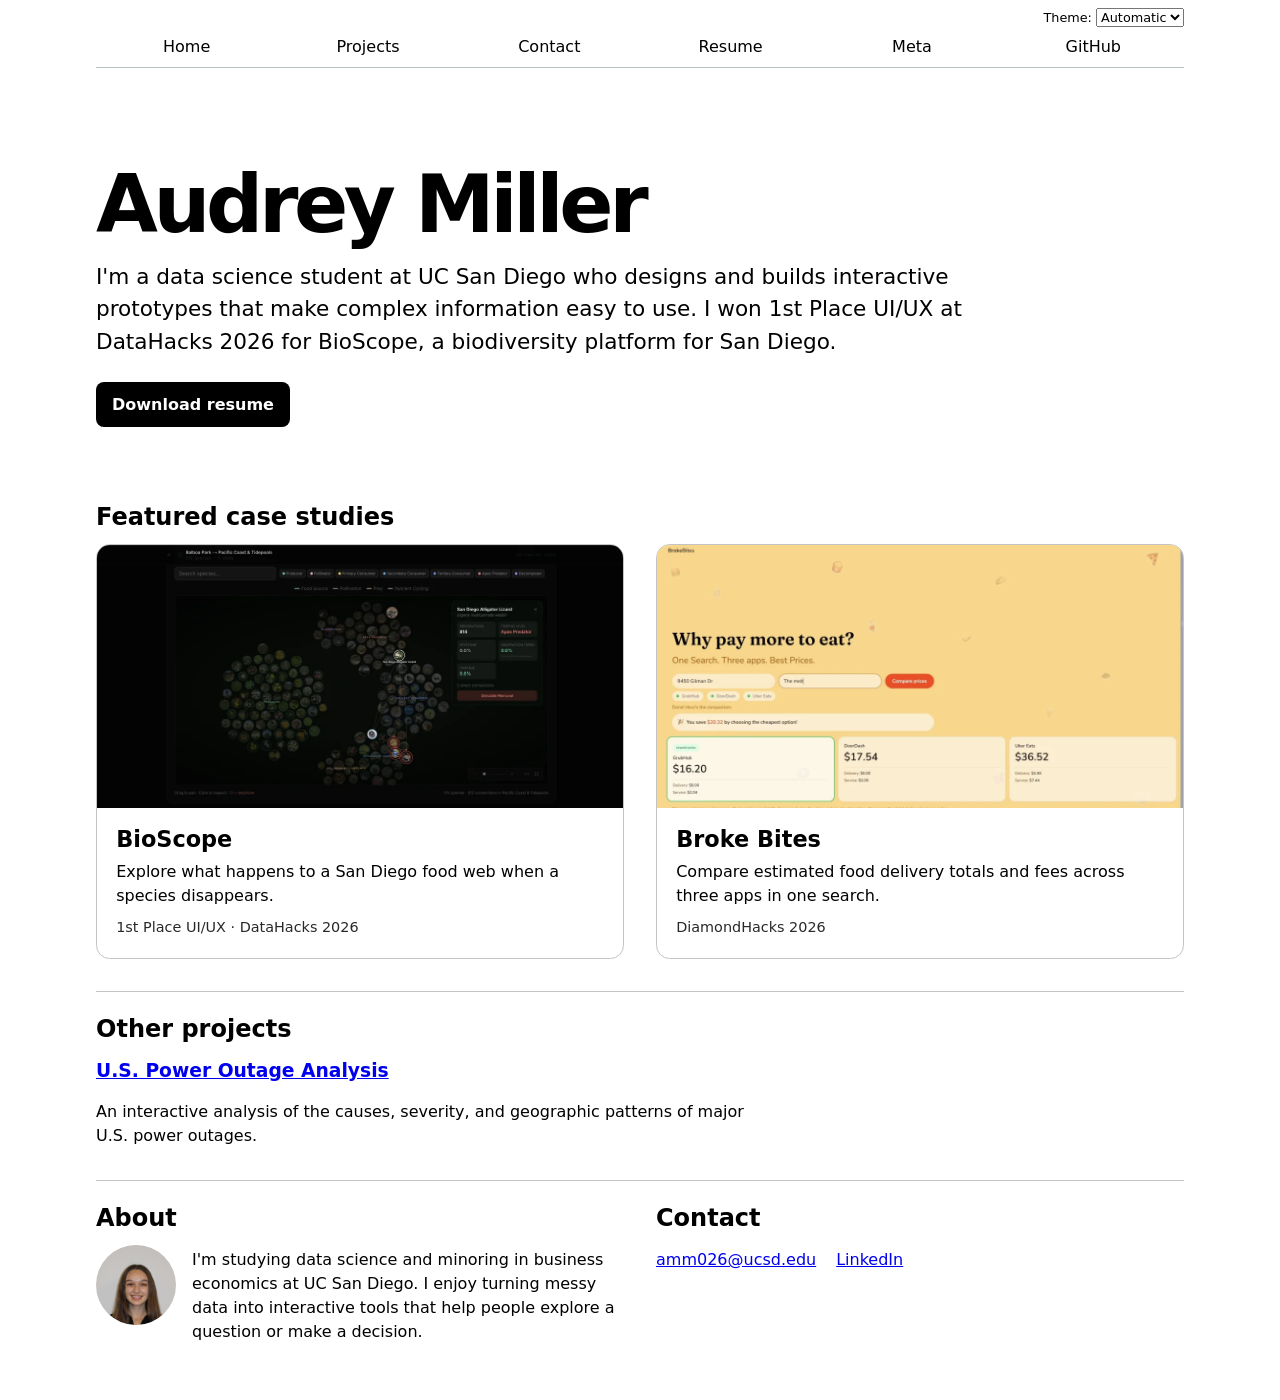
<file: index.html>
<!DOCTYPE html>
<html lang="en">
<head>
    <meta charset="UTF-8">
    <meta name="viewport" content="width=device-width, initial-scale=1.0">
    <title>Audrey Miller | Portfolio</title>
    <link rel="stylesheet" href="style.css">
    <script type="module" src="global.js"></script>
</head>
<body class="portfolio-page">
    <main>
        <header class="portfolio-intro">
            <h1>Audrey Miller</h1>
            <p>I'm a data science student at UC San Diego who designs and builds interactive prototypes that make complex information easy to use. I won 1st Place UI/UX at DataHacks 2026 for BioScope, a biodiversity platform for San Diego.</p>
            <a class="resume-button" href="resume/audrey-miller-resume.pdf" download>Download resume</a>
        </header>

        <section aria-labelledby="featured-heading">
            <h2 id="featured-heading">Featured case studies</h2>
            <div class="featured-work">
                <article>
                    <a class="case-card" href="projects/bioscope/">
                        <img src="images/bioscope-preview.webp" width="1100" height="535" alt="BioScope food-web graph with the San Diego alligator lizard selected">
                        <div>
                            <h3>BioScope</h3>
                            <p>Explore what happens to a San Diego food web when a species disappears.</p>
                            <p class="case-context">1st Place UI/UX · DataHacks 2026</p>
                        </div>
                    </a>
                </article>
                <article>
                    <a class="case-card" href="projects/broke-bites/">
                        <img src="images/broke_bites-preview.webp" width="1100" height="568" alt="Broke Bites price comparison highlighting the lowest estimate across three delivery apps">
                        <div>
                            <h3>Broke Bites</h3>
                            <p>Compare estimated food delivery totals and fees across three apps in one search.</p>
                            <p class="case-context">DiamondHacks 2026</p>
                        </div>
                    </a>
                </article>
            </div>
        </section>

        <section aria-labelledby="other-heading">
            <h2 id="other-heading">Other projects</h2>
            <h3><a href="https://audreymiller343.github.io/Power-Outage-Analysis/">U.S. Power Outage Analysis</a></h3>
            <p>An interactive analysis of the causes, severity, and geographic patterns of major U.S. power outages.</p>
        </section>

        <footer class="portfolio-footer">
            <section aria-labelledby="about-heading">
                <h2 id="about-heading">About</h2>
                <img class="about-photo" src="images/me.png" alt="Audrey Miller" loading="lazy">
                <p>I'm studying data science and minoring in business economics at UC San Diego. I enjoy turning messy data into interactive tools that help people explore a question or make a decision.</p>
            </section>
            <section aria-labelledby="contact-heading">
                <h2 id="contact-heading">Contact</h2>
                <ul class="portfolio-links">
                    <li><a href="mailto:amm026@ucsd.edu">amm026@ucsd.edu</a></li>
                    <li><a href="https://www.linkedin.com/in/audrey-miller-409a46386">LinkedIn</a></li>
                </ul>
            </section>
        </footer>
    </main>
</body>
</html>
</file>
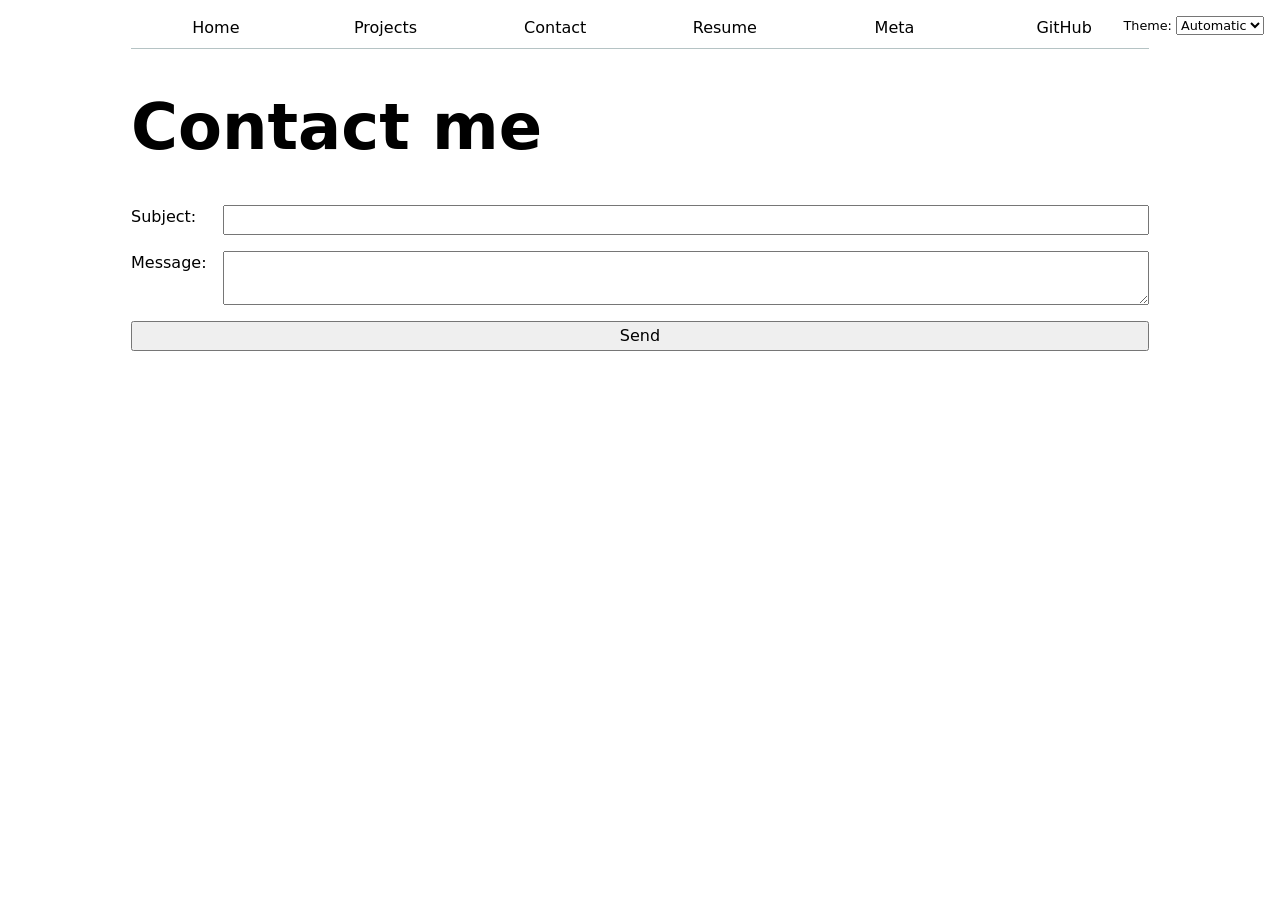
<file: contact/index.html>
<!DOCTYPE html>
<html lang="en">
<head>
    <meta charset="UTF-8">
    <meta name="viewport" content="width=device-width, initial-scale=1.0">
    <title>Contact</title>
    <link rel="stylesheet" href="../style.css">
    <script type="module" src="../global.js"></script>
</head>

<body>


    
    <h1>Contact me</h1>

    <form action="mailto:amm026@ucsd.edu" method="GET">
    <label>
        Subject:
        <input name="subject" type="text" required>
    </label>

    <label>
        Message:
        <textarea name="body" required></textarea>
    </label>

    <button type="submit">Send</button>
    </form>

</body>
</html>
</file>
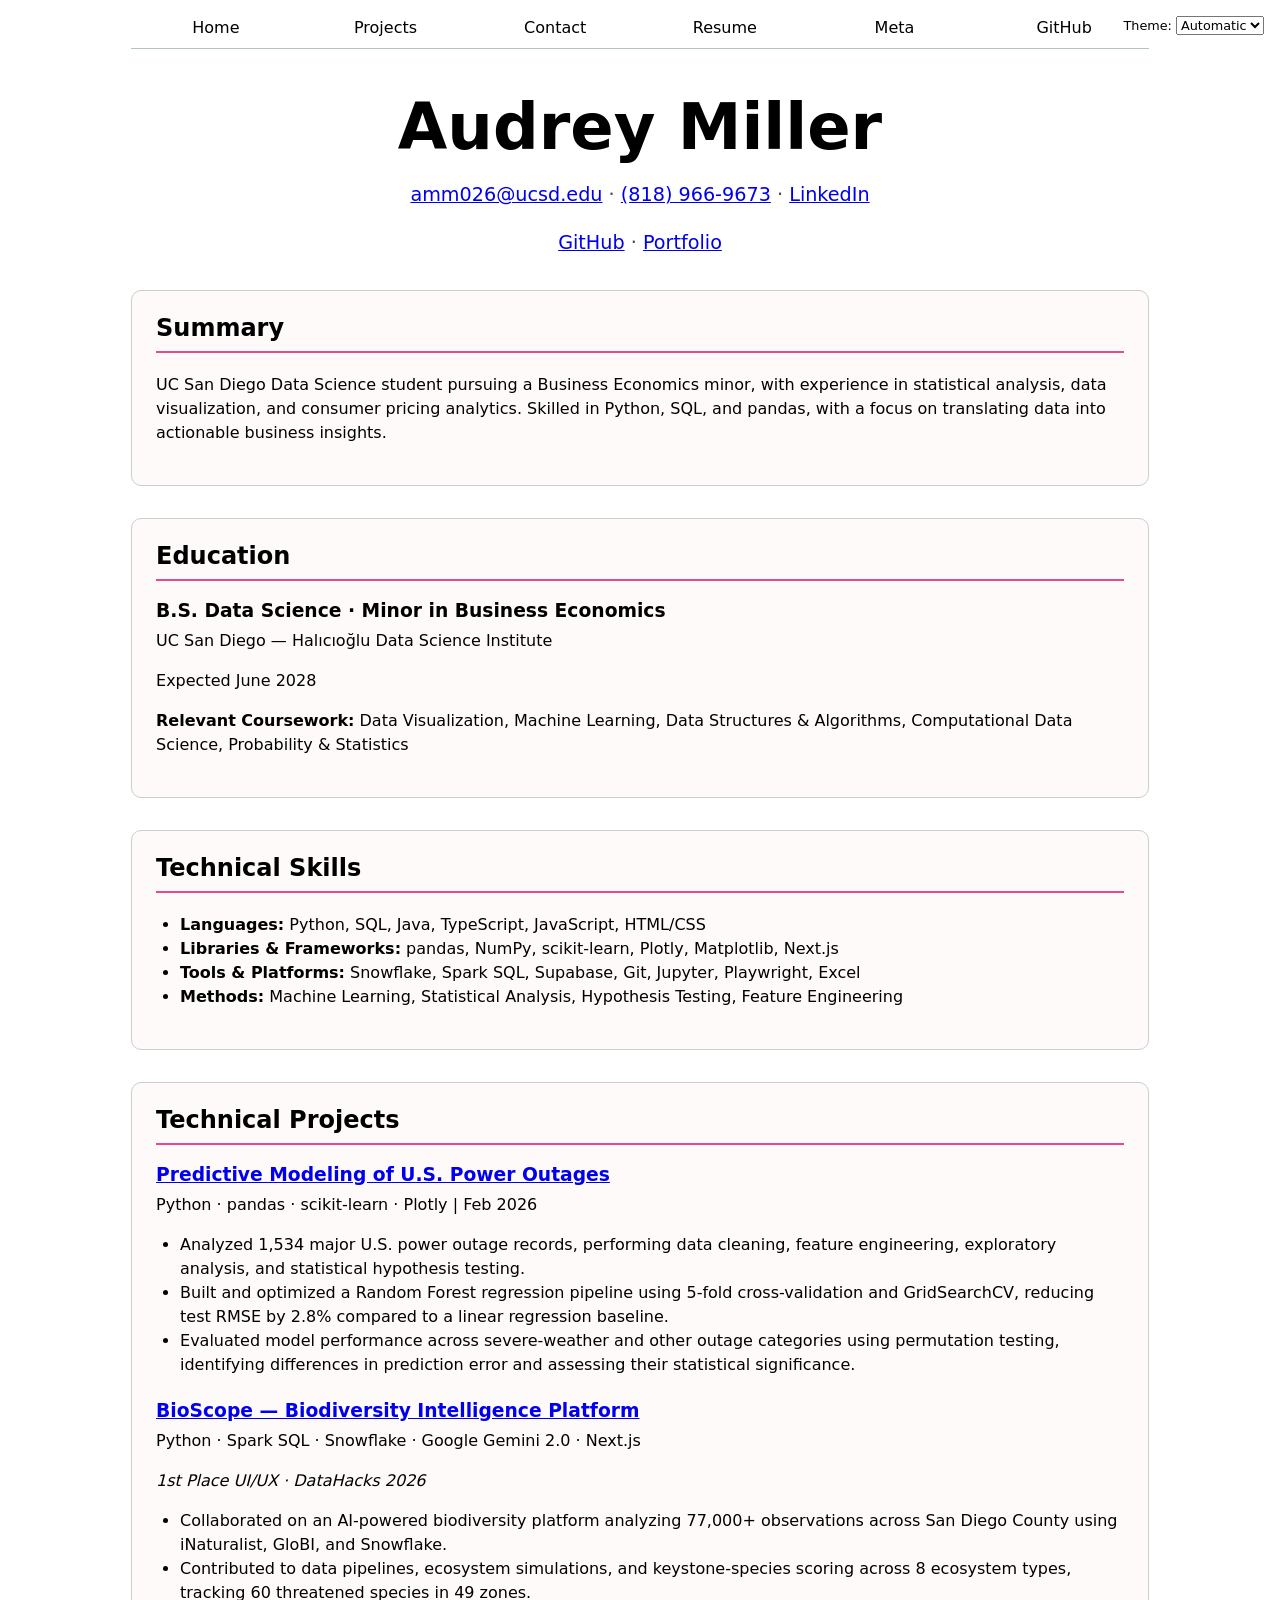
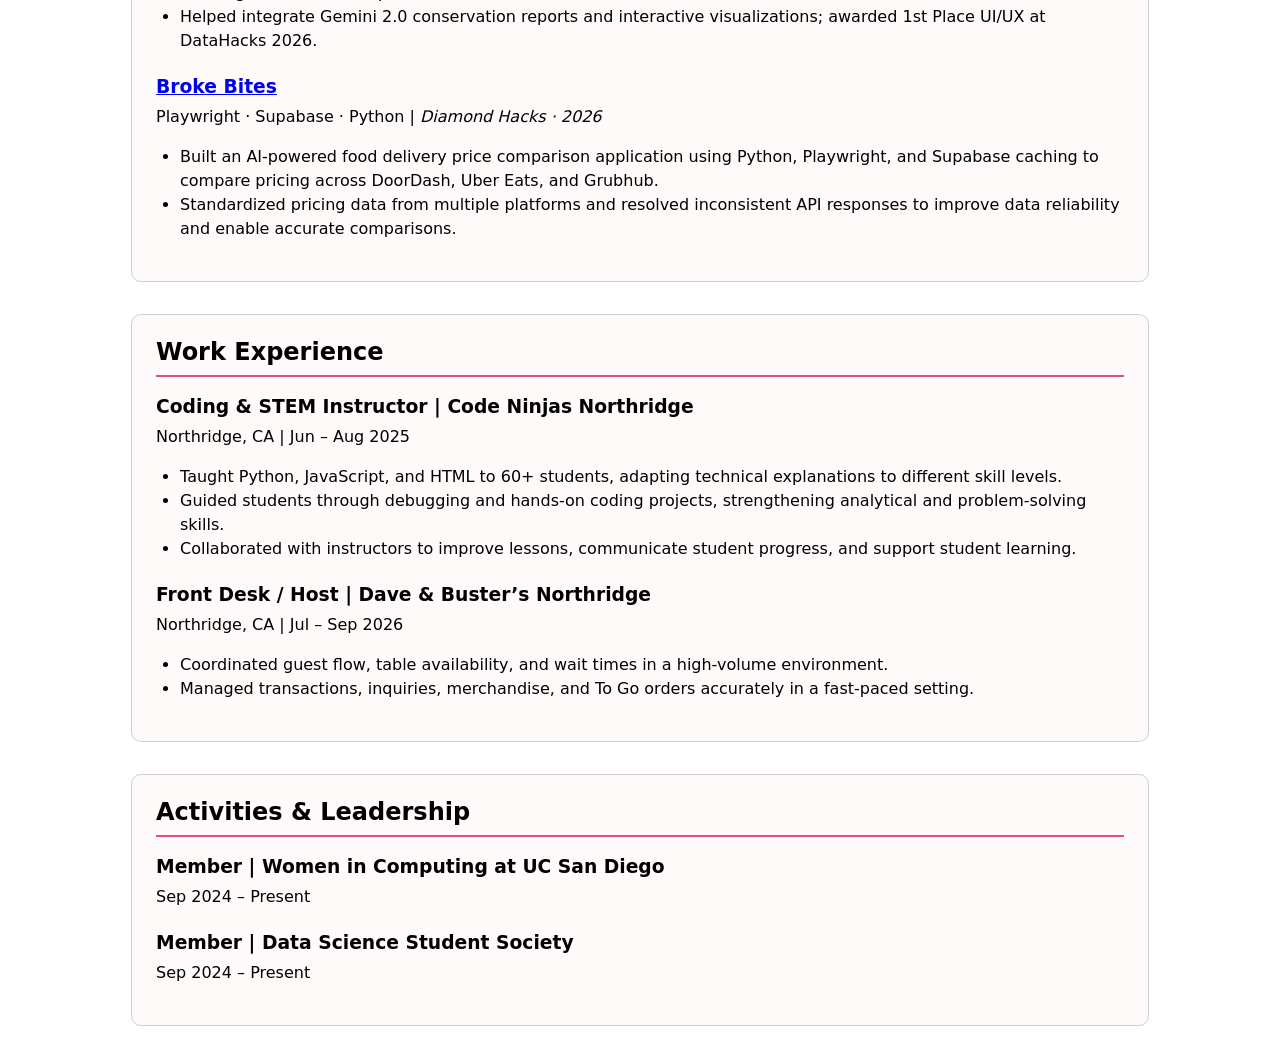
<file: resume/index.html>
<!DOCTYPE html>
<html lang="en">
<head>
    <meta charset="UTF-8">
    <meta name="viewport" content="width=device-width, initial-scale=1.0">
    <title>Resume - Audrey Miller</title>
    <link rel="stylesheet" href="../style.css">
    <script type="module" src="../global.js"></script>
</head>
<body>
    <header class="resume-header">
        <h1>Audrey Miller</h1>
        <p>
            <a href="mailto:amm026@ucsd.edu">amm026@ucsd.edu</a> ·
            <a href="tel:+18189669673">(818) 966-9673</a> ·
            <a href="https://www.linkedin.com/in/audrey-miller-409a46386">LinkedIn</a>
        </p>
        <p>
            <a href="https://github.com/audreymiller343">GitHub</a> ·
            <a href="https://audreymiller343.github.io/portfolio/">Portfolio</a>
        </p>
    </header>

    <section class="resume-section">
        <h2>Summary</h2>
        <p>UC San Diego Data Science student pursuing a Business Economics minor, with experience in statistical analysis, data visualization, and consumer pricing analytics. Skilled in Python, SQL, and pandas, with a focus on translating data into actionable business insights.</p>
    </section>

    <section class="resume-section">
        <h2>Education</h2>
        <article>
            <h3>B.S. Data Science · Minor in Business Economics</h3>
            <p>UC San Diego — Halıcıoğlu Data Science Institute</p>
            <p>Expected <time datetime="2028-06">June 2028</time></p>
            <p><strong>Relevant Coursework:</strong> Data Visualization, Machine Learning, Data Structures &amp; Algorithms, Computational Data Science, Probability &amp; Statistics</p>
        </article>
    </section>

    <section class="resume-section">
        <h2>Technical Skills</h2>
        <ul>
            <li><strong>Languages:</strong> Python, SQL, Java, TypeScript, JavaScript, HTML/CSS</li>
            <li><strong>Libraries &amp; Frameworks:</strong> pandas, NumPy, scikit-learn, Plotly, Matplotlib, Next.js</li>
            <li><strong>Tools &amp; Platforms:</strong> Snowflake, Spark SQL, Supabase, Git, Jupyter, Playwright, Excel</li>
            <li><strong>Methods:</strong> Machine Learning, Statistical Analysis, Hypothesis Testing, Feature Engineering</li>
        </ul>
    </section>

    <section class="resume-section">
        <h2>Technical Projects</h2>
        <article>
            <h3><a href="https://audreymiller343.github.io/Power-Outage-Analysis/">Predictive Modeling of U.S. Power Outages</a></h3>
            <p>Python · pandas · scikit-learn · Plotly | <time datetime="2026-02">Feb 2026</time></p>
            <ul>
                <li>Analyzed 1,534 major U.S. power outage records, performing data cleaning, feature engineering, exploratory analysis, and statistical hypothesis testing.</li>
                <li>Built and optimized a Random Forest regression pipeline using 5-fold cross-validation and GridSearchCV, reducing test RMSE by 2.8% compared to a linear regression baseline.</li>
                <li>Evaluated model performance across severe-weather and other outage categories using permutation testing, identifying differences in prediction error and assessing their statistical significance.</li>
            </ul>
        </article>
        <article>
            <h3><a href="https://devpost.com/software/bioscope">BioScope — Biodiversity Intelligence Platform</a></h3>
            <p>Python · Spark SQL · Snowflake · Google Gemini 2.0 · Next.js</p>
            <p><em>1st Place UI/UX · DataHacks 2026</em></p>
            <ul>
                <li>Collaborated on an AI-powered biodiversity platform analyzing 77,000+ observations across San Diego County using iNaturalist, GloBI, and Snowflake.</li>
                <li>Contributed to data pipelines, ecosystem simulations, and keystone-species scoring across 8 ecosystem types, tracking 60 threatened species in 49 zones.</li>
                <li>Helped integrate Gemini 2.0 conservation reports and interactive visualizations; awarded 1st Place UI/UX at DataHacks 2026.</li>
            </ul>
        </article>
        <article>
            <h3><a href="https://devpost.com/software/broke-bites">Broke Bites</a></h3>
            <p>Playwright · Supabase · Python | <em>Diamond Hacks · 2026</em></p>
            <ul>
                <li>Built an AI-powered food delivery price comparison application using Python, Playwright, and Supabase caching to compare pricing across DoorDash, Uber Eats, and Grubhub.</li>
                <li>Standardized pricing data from multiple platforms and resolved inconsistent API responses to improve data reliability and enable accurate comparisons.</li>
            </ul>
        </article>
    </section>

    <section class="resume-section">
        <h2>Work Experience</h2>
        <article>
            <h3>Coding &amp; STEM Instructor | Code Ninjas Northridge</h3>
            <p>Northridge, CA | <time datetime="2025-06">Jun</time> – <time datetime="2025-08">Aug 2025</time></p>
            <ul>
                <li>Taught Python, JavaScript, and HTML to 60+ students, adapting technical explanations to different skill levels.</li>
                <li>Guided students through debugging and hands-on coding projects, strengthening analytical and problem-solving skills.</li>
                <li>Collaborated with instructors to improve lessons, communicate student progress, and support student learning.</li>
            </ul>
        </article>
        <article>
            <h3>Front Desk / Host | Dave &amp; Buster’s Northridge</h3>
            <p>Northridge, CA | <time datetime="2026-07">Jul</time> – <time datetime="2026-09">Sep 2026</time></p>
            <ul>
                <li>Coordinated guest flow, table availability, and wait times in a high-volume environment.</li>
                <li>Managed transactions, inquiries, merchandise, and To Go orders accurately in a fast-paced setting.</li>
            </ul>
        </article>
    </section>

    <section class="resume-section">
        <h2>Activities &amp; Leadership</h2>
        <article>
            <h3>Member | Women in Computing at UC San Diego</h3>
            <p><time datetime="2024-09">Sep 2024</time> – Present</p>
        </article>
        <article>
            <h3>Member | Data Science Student Society</h3>
            <p><time datetime="2024-09">Sep 2024</time> – Present</p>
        </article>
    </section>
</body>
</html>
</file>
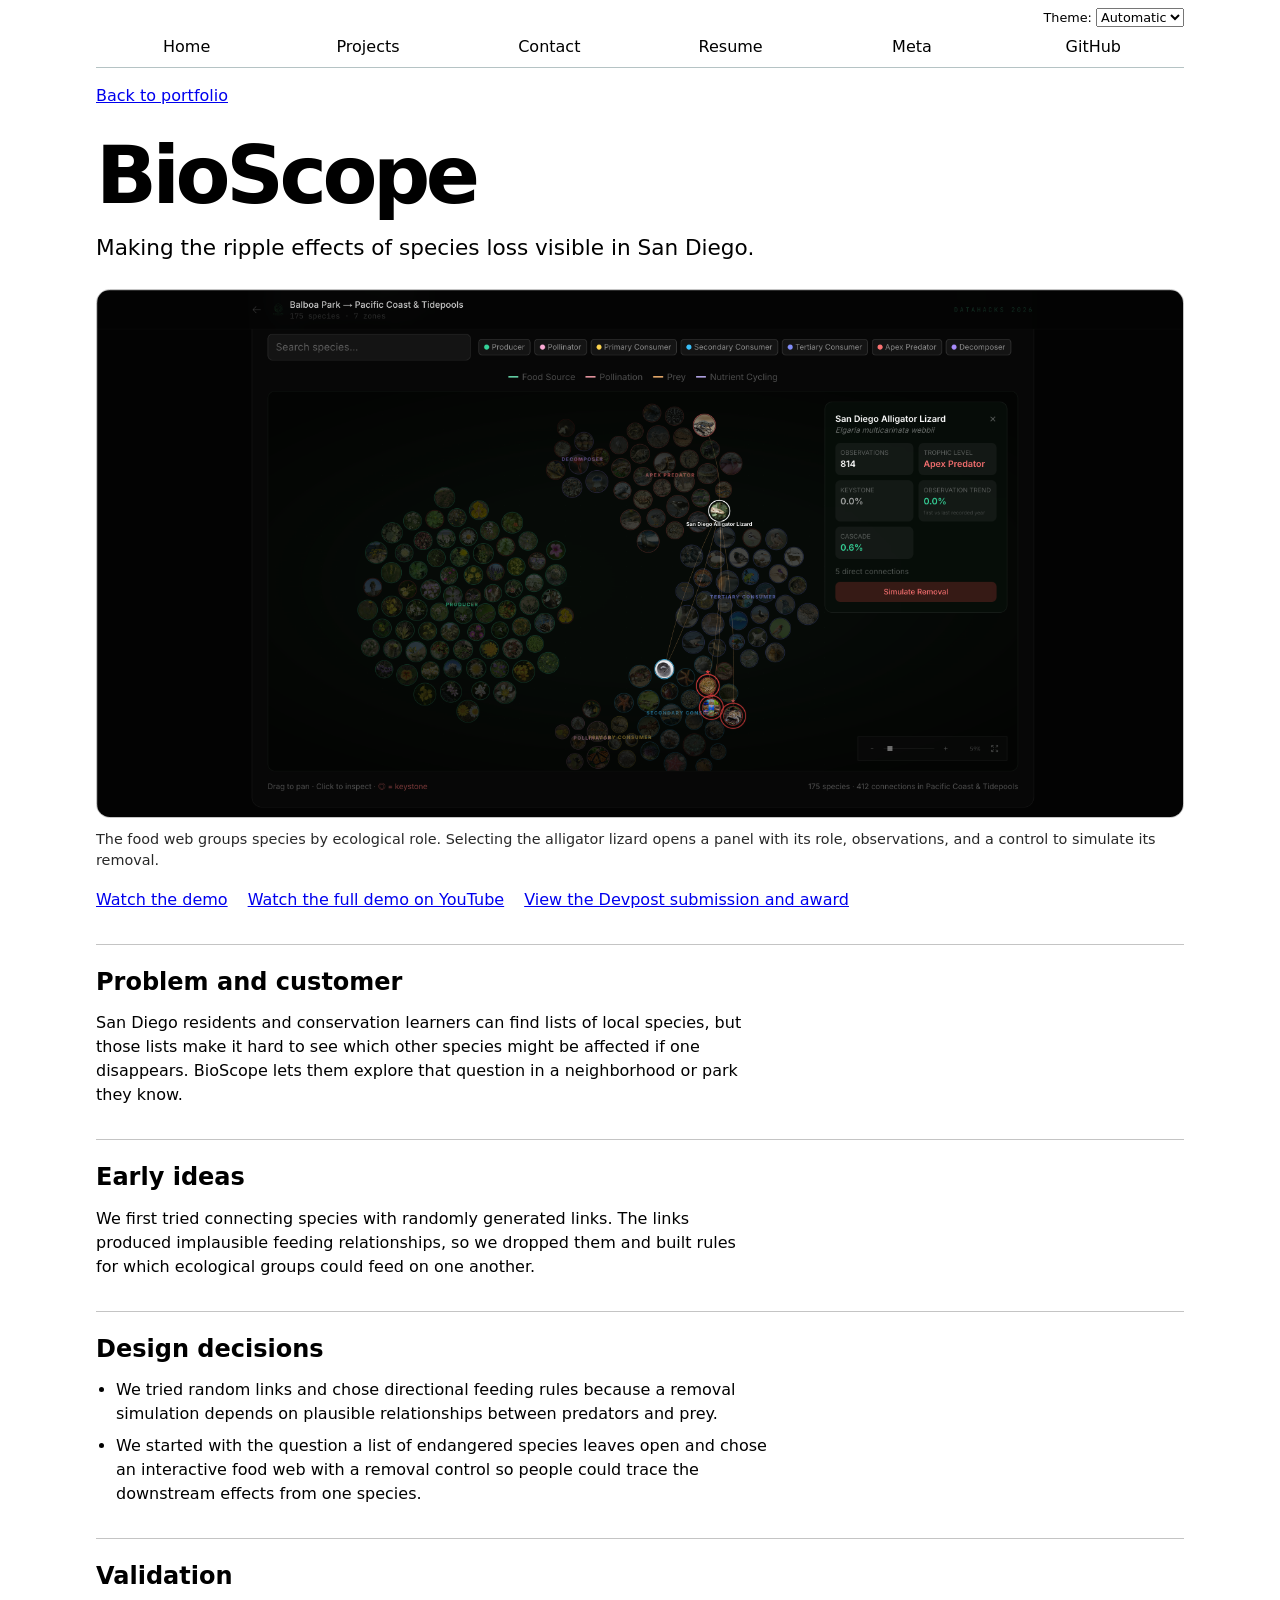
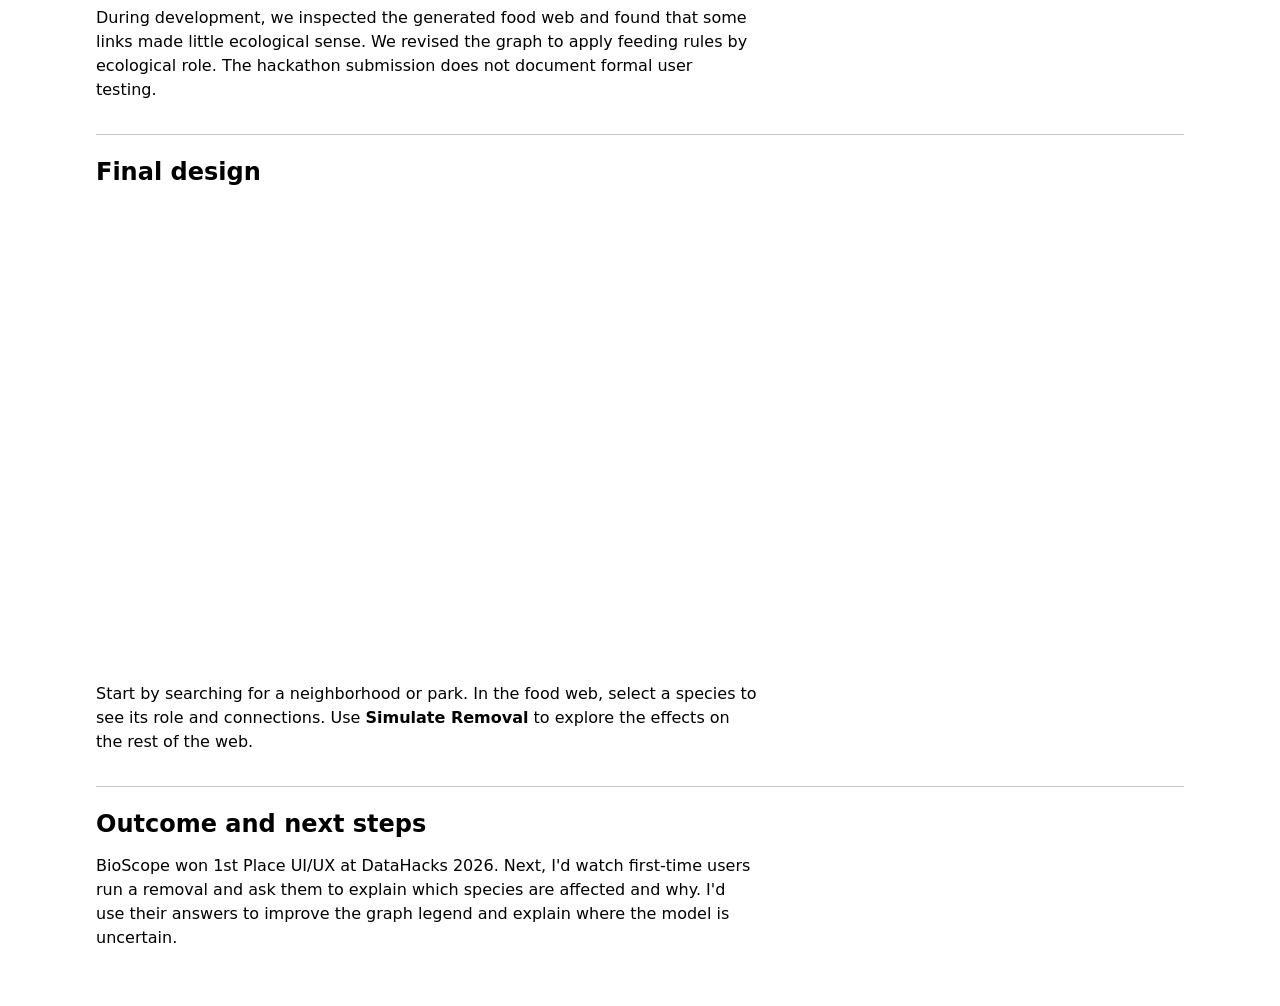
<file: projects/bioscope/index.html>
<!DOCTYPE html>
<html lang="en">
<head>
    <meta charset="UTF-8">
    <meta name="viewport" content="width=device-width, initial-scale=1.0">
    <title>BioScope | Audrey Miller</title>
    <link rel="stylesheet" href="../../style.css">
    <script type="module" src="../../global.js"></script>
</head>
<body class="portfolio-page">
    <main class="case-study">
        <a href="../../">Back to portfolio</a>
        <header>
            <h1>BioScope</h1>
            <p>Making the ripple effects of species loss visible in San Diego.</p>
        </header>
        <figure class="case-figure">
            <img src="../../images/bioscope.png" width="3420" height="1662" alt="BioScope food web with species grouped by ecological role and the San Diego alligator lizard selected">
            <figcaption>The food web groups species by ecological role. Selecting the alligator lizard opens a panel with its role, observations, and a control to simulate its removal.</figcaption>
        </figure>
        <ul class="portfolio-links">
            <li><a href="#demo">Watch the demo</a></li>
            <li><a href="https://www.youtube.com/watch?v=R6QAX09ipwc">Watch the full demo on YouTube</a></li>
            <li><a href="https://devpost.com/software/bioscope">View the Devpost submission and award</a></li>
        </ul>

        <section>
            <h2>Problem and customer</h2>
            <p>San Diego residents and conservation learners can find lists of local species, but those lists make it hard to see which other species might be affected if one disappears. BioScope lets them explore that question in a neighborhood or park they know.</p>
        </section>
        <section>
            <h2>Early ideas</h2>
            <p>We first tried connecting species with randomly generated links. The links produced implausible feeding relationships, so we dropped them and built rules for which ecological groups could feed on one another.</p>
        </section>
        <section>
            <h2>Design decisions</h2>
            <ul>
                <li>We tried random links and chose directional feeding rules because a removal simulation depends on plausible relationships between predators and prey.</li>
                <li>We started with the question a list of endangered species leaves open and chose an interactive food web with a removal control so people could trace the downstream effects from one species.</li>
            </ul>
        </section>
        <section>
            <h2>Validation</h2>
            <p>During development, we inspected the generated food web and found that some links made little ecological sense. We revised the graph to apply feeding rules by ecological role. The hackathon submission does not document formal user testing.</p>
        </section>
        <section>
            <h2>Final design</h2>
            <div id="demo">
                <iframe class="case-demo"
                    src="https://www.youtube.com/embed/R6QAX09ipwc?playsinline=1"
                    title="BioScope project demo"
                    loading="lazy"
                    referrerpolicy="strict-origin-when-cross-origin"
                    allow="encrypted-media; picture-in-picture; fullscreen"
                    allowfullscreen></iframe>
            </div>
            <p>Start by searching for a neighborhood or park. In the food web, select a species to see its role and connections. Use <strong>Simulate Removal</strong> to explore the effects on the rest of the web.</p>
        </section>
        <section>
            <h2>Outcome and next steps</h2>
            <p>BioScope won 1st Place UI/UX at DataHacks 2026. Next, I'd watch first-time users run a removal and ask them to explain which species are affected and why. I'd use their answers to improve the graph legend and explain where the model is uncertain.</p>
        </section>
    </main>
</body>
</html>
</file>
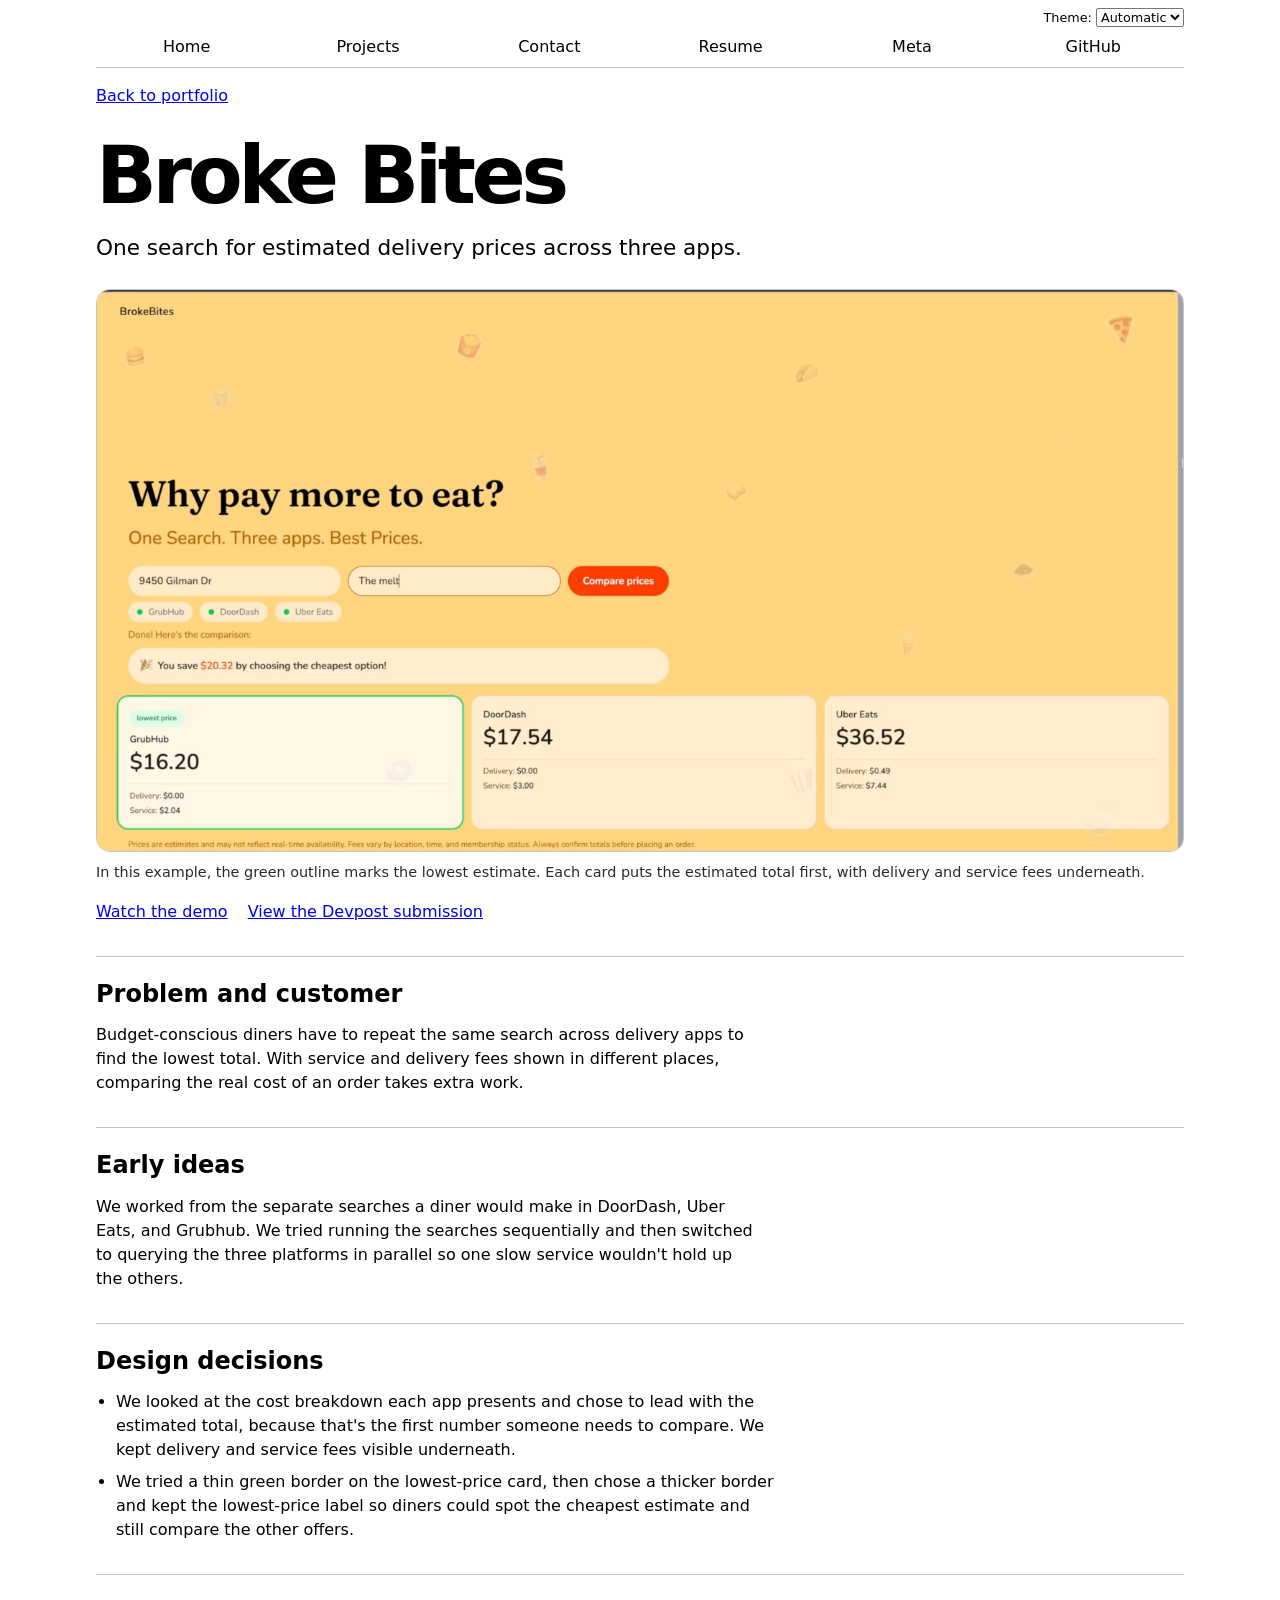
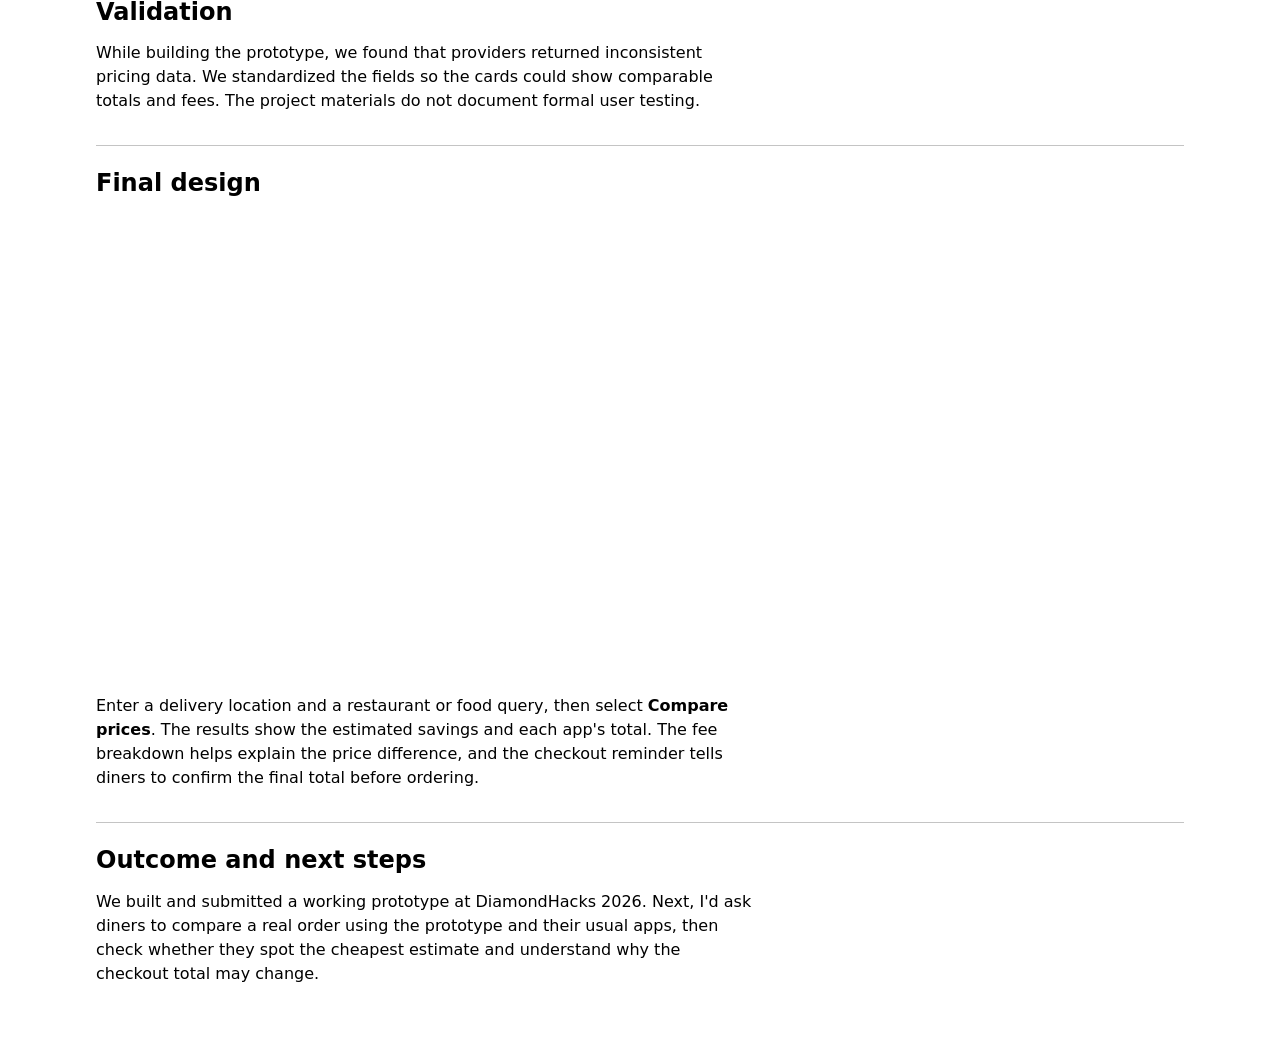
<file: projects/broke-bites/index.html>
<!DOCTYPE html>
<html lang="en">
<head>
    <meta charset="UTF-8">
    <meta name="viewport" content="width=device-width, initial-scale=1.0">
    <title>Broke Bites | Audrey Miller</title>
    <link rel="stylesheet" href="../../style.css">
    <script type="module" src="../../global.js"></script>
</head>
<body class="portfolio-page">
    <main class="case-study">
        <a href="../../">Back to portfolio</a>
        <header>
            <h1>Broke Bites</h1>
            <p>One search for estimated delivery prices across three apps.</p>
        </header>
        <figure class="case-figure">
            <img src="../../images/broke_bites.png" width="3023" height="1562" alt="Broke Bites showing Grubhub at $16.20, DoorDash at $17.54, and Uber Eats at $36.52">
            <figcaption>In this example, the green outline marks the lowest estimate. Each card puts the estimated total first, with delivery and service fees underneath.</figcaption>
        </figure>
        <ul class="portfolio-links">
            <li><a href="#demo">Watch the demo</a></li>
            <li><a href="https://devpost.com/software/broke-bites">View the Devpost submission</a></li>
        </ul>

        <section>
            <h2>Problem and customer</h2>
            <p>Budget-conscious diners have to repeat the same search across delivery apps to find the lowest total. With service and delivery fees shown in different places, comparing the real cost of an order takes extra work.</p>
        </section>
        <section>
            <h2>Early ideas</h2>
            <p>We worked from the separate searches a diner would make in DoorDash, Uber Eats, and Grubhub. We tried running the searches sequentially and then switched to querying the three platforms in parallel so one slow service wouldn't hold up the others.</p>
        </section>
        <section>
            <h2>Design decisions</h2>
            <ul>
                <li>We looked at the cost breakdown each app presents and chose to lead with the estimated total, because that's the first number someone needs to compare. We kept delivery and service fees visible underneath.</li>
                <li>We tried a thin green border on the lowest-price card, then chose a thicker border and kept the lowest-price label so diners could spot the cheapest estimate and still compare the other offers.</li>
            </ul>
        </section>
        <section>
            <h2>Validation</h2>
            <p>While building the prototype, we found that providers returned inconsistent pricing data. We standardized the fields so the cards could show comparable totals and fees. The project materials do not document formal user testing.</p>
        </section>
        <section>
            <h2>Final design</h2>
            <div id="demo">
                <iframe class="case-demo"
                    src="https://www.youtube.com/embed/pJqHhcynBe0?playsinline=1"
                    title="Broke Bites project demo"
                    loading="lazy"
                    referrerpolicy="strict-origin-when-cross-origin"
                    allow="encrypted-media; picture-in-picture; fullscreen"
                    allowfullscreen></iframe>
            </div>
            <p>Enter a delivery location and a restaurant or food query, then select <strong>Compare prices</strong>. The results show the estimated savings and each app's total. The fee breakdown helps explain the price difference, and the checkout reminder tells diners to confirm the final total before ordering.</p>
        </section>
        <section>
            <h2>Outcome and next steps</h2>
            <p>We built and submitted a working prototype at DiamondHacks 2026. Next, I'd ask diners to compare a real order using the prototype and their usual apps, then check whether they spot the cheapest estimate and understand why the checkout total may change.</p>
        </section>
    </main>
</body>
</html>
</file>
<file: style.css>
html {
    font: 100%/1.5 system-ui;
    --color-accent: oklch(65% 50% 0);
    accent-color: var(--color-accent);
    color-scheme: light dark;
}

body {
    max-width: 100ch;
    margin-inline: auto;
    padding-inline: 1em;
}

nav ul,
nav li {
    display: contents;
}

nav {
    --border-color: oklch(50% 10% 200 / 40%);
    display: flex;
    margin-bottom: 1em;
    border-bottom: 1px solid var(--border-color);
}

nav a {
    flex: 1;
    text-decoration: none;
    color: inherit;
    text-align: center;
    padding: 0.5em;
}

nav a.current {
    border-bottom: 0.4em solid var(--border-color);
    padding-bottom: 0.1em;
}

nav a:hover {
    border-bottom: 0.4em solid var(--color-accent);
    padding-bottom: 0.1em;
    background-color: color-mix(in oklch, var(--color-accent), canvas 85%);
}

.color-scheme {
    position: absolute;
    top: 1rem;
    right: 1rem;
    font-size: 80%;
}

.color-scheme select {
    font: inherit;
}

input,
textarea,
button,
select {
    font: inherit;
}

form {
    display: grid;
    grid-template-columns: auto 1fr;
    gap: 1em;
}

form label {
    display: grid;
    grid-template-columns: subgrid;
    grid-column: 1 / -1;
}

form button {
    grid-column: 1 / -1;
}

.projects {
    display: grid;
    grid-template-columns: repeat(auto-fill, minmax(15em, 1fr));
    gap: 1em;
}

.projects article {
    display: grid;
    grid-template-rows: subgrid;
    grid-row: span 3;
}

.projects h2 {
    margin: 0;
}

.projects img {
    width: 100%;
}

h1 {
    font-size: 400%;
}

h1,
h2,
h3,
h4,
h5,
h6 {
    line-height: 1.1;
    text-wrap: balance;
}

.resume-header {
    text-align: center;
    margin-bottom: 2em;
}

.resume-header h1 {
    margin-bottom: 0.2em;
}

.resume-header p {
    color: color-mix(in oklch, canvastext, canvas 40%);
    font-size: 1.2em;
}

.resume-section {
    margin-bottom: 2em;
    padding: 1.5em;
    border: 1px solid color-mix(in oklch, canvastext, canvas 85%);
    border-radius: 10px;
    background-color: color-mix(in oklch, var(--color-accent), canvas 97%);
}

.resume-section h2 {
    border-bottom: 2px solid var(--color-accent);
    padding-bottom: 0.4em;
    margin-top: 0;
}

.resume-section article {
    margin-bottom: 1.5em;
}

.resume-section article:last-child {
    margin-bottom: 0;
}

.resume-section h3 {
    margin-bottom: 0.4em;
}

.resume-section p {
    margin-top: 0.4em;
}

.resume-section ul {
    padding-left: 1.5em;
}

.skills-list {
    display: flex;
    flex-wrap: wrap;
    gap: 0.7em;
    list-style: none;
    padding: 0;
}

.skills-list li {
    background-color: color-mix(in oklch, var(--color-accent), canvas 90%);
    border: 1px solid var(--color-accent);
    border-radius: 20px;
    padding: 0.4em 0.9em;
    margin: 0;
}

.dog-image {
    width: 360px;
    max-width: 100%;
    height: auto;
    border-radius: 10px;
}

#profile-stats dl {
    display: grid;
    grid-template-columns: repeat(4, 1fr);
    gap: 10px;
    text-align: center;
}

#profile-stats dt {
    grid-row: 1;
    font-weight: bold;
}

#profile-stats dd {
    grid-row: 2;
    margin: 0;
    font-size: 1.5rem;
}

.project-info {
    display: flex;
    flex-direction: column;
    gap: 0.5em;
}

.project-info p {
    margin: 0;
}

.project-year {
    color: gray;
    font-family: Baskerville, serif;
    font-variant-numeric: oldstyle-nums;
    font-style: italic;
}

#projects-pie-plot {
    max-width: 20em;
    margin-block: 2em;
    overflow: visible;
}

.legend {
    display: grid;
    grid-template-columns: repeat(auto-fill, minmax(9em, 1fr));
    gap: 1em;
    padding: 1em;
    border: 1px solid #ddd;
    border-radius: 8px;
    list-style: none;
}

.legend-item {
    display: flex;
    align-items: center;
    gap: 0.5em;
    cursor: pointer;
}

.swatch {
    display: inline-block;
    width: 1em;
    height: 1em;
    background-color: var(--color);
    border-radius: 4px;
    flex-shrink: 0;
}

.chart-container {
    display: flex;
    align-items: center;
    gap: 2em;
    flex-wrap: wrap;
}

.chart-container .legend {
    flex: 1;
    min-width: 200px;
}

#projects-pie-plot path {
    transition: opacity 300ms;
    cursor: pointer;
}

#projects-pie-plot:has(path:hover) path:not(:hover) {
    opacity: 0.5;
}

#projects-pie-plot path.selected {
    fill: #e83e8c;
}

.legend-item.selected {
    --color: #e83e8c !important;
    font-weight: bold;
}

#stats {
    margin: 2rem 0 3rem;
}

#stats dl.stats {
    display: grid;
    grid-auto-flow: column;
    grid-template-rows: auto auto;
    grid-auto-columns: minmax(0, 1fr);
    gap: 0.5rem 1.5rem;
    margin: 0;
    padding: 1rem;
    border: 1px solid color-mix(in oklch, CanvasText 20%, Canvas);
    border-radius: 0.5rem;
}

#stats dl.stats dt {
    grid-row: 1;
    color: color-mix(in oklch, canvastext, canvas 45%);
    font-size: 0.8rem;
    font-weight: 400;
    text-transform: uppercase;
    margin: 0;
}

#stats dl.stats dd {
    grid-row: 2;
    font-size: clamp(1.5rem, 3vw, 2.5rem);
    font-weight: 400;
    margin: 0;
    overflow-wrap: anywhere;
}

.gridlines line {
    stroke: currentColor;
    stroke-opacity: 0.12;
}

.gridlines path {
    display: none;
}

.dots circle {
    transition: transform 200ms, cx 200ms, r 200ms;
    transform-origin: center;
    transform-box: fill-box;
    cursor: pointer;

    @starting-style {
        r: 0;
    }
}

.dots circle:hover {
    transform: scale(1.5);
}

dl.info {
    display: grid;
    grid-template-columns: auto 1fr;
    gap: 0.5rem 1rem;
    margin: 0;
    transition-duration: 200ms;
    transition-property: opacity, visibility;
}

dl.info dt {
    color: #64748b;
    font-size: 0.9rem;
    font-weight: 500;
}

dl.info dd {
    margin: 0;
    overflow-wrap: anywhere;
    font-weight: 600;
}

.tooltip {
    position: fixed;
    top: 1em;
    left: 1em;
    z-index: 1000;
    max-width: 320px;
    padding: 1rem 1.25rem;
    background: rgba(255, 255, 255, 0.96);
    color: #1e293b;
    border: 1px solid #e2e8f0;
    border-radius: 12px;
    box-shadow: 0 8px 24px rgba(0, 0, 0, 0.15);
    backdrop-filter: blur(8px);
    pointer-events: none;
}

#commit-tooltip[hidden] {
    display: none;
    opacity: 0;
    visibility: hidden;
}

#commit-tooltip:not([hidden]) {
    display: grid;
    opacity: 1;
    visibility: visible;
}

@media (max-width: 700px) {
    h1 {
        font-size: 300%;
    }

    #stats dl.stats {
        grid-auto-flow: row;
        grid-template-columns: repeat(2, minmax(0, 1fr));
        grid-template-rows: none;
        gap: 0.75rem 1rem;
    }

    #stats dl.stats dt,
    #stats dl.stats dd {
        grid-row: auto;
    }
}

#chart .brush .selection {
    fill: #60a5fa;
    fill-opacity: 0.15;
    stroke: #2563eb;
    stroke-width: 1.5px;
    stroke-dasharray: 5 3;
}

#chart .brush .overlay {
    cursor: crosshair;
}

#language-breakdown {
    display: grid;
    grid-template-columns: minmax(100px, 1fr) 2fr;
    gap: 0.75rem 1.5rem;
    margin: 1.5rem 0;
    padding: 1.5rem;
    border: 1px solid color-mix(in oklch, canvastext, canvas 85%);
    border-radius: 12px;
}

#language-breakdown:empty {
    display: none;
}

#language-breakdown dt {
    font-weight: 600;
    color: color-mix(in oklch, canvastext, canvas 25%);
}

#language-breakdown dd {
    margin: 0;
    font-variant-numeric: tabular-nums;
}

#commit-filter {
    display: grid;
    grid-template-columns: max-content minmax(0, 1fr);
    align-items: center;
    gap: 0.5rem 0.75rem;
    margin-bottom: 1rem;
}

#commit-filter input {
    grid-column: 1 / -1;
    width: 100%;
    min-width: 0;
    margin: 0;
}

#commit-filter time {
    grid-column: 1 / -1;
    font-variant-numeric: tabular-nums;
}

#play-history {
    font: inherit;
    padding: 0.25rem 0.75rem;
    border: 1px solid currentColor;
    border-radius: 0.4rem;
    background: color-mix(in oklch, var(--color-accent) 15%, Canvas);
    cursor: pointer;
}

.files-note {
    color: color-mix(in oklch, CanvasText 75%, Canvas);
}

#files {
    display: grid;
    grid-template-columns: minmax(0, 1fr) minmax(0, 4fr);
    gap: 0.75rem;
}

#files > div {
    grid-column: 1 / -1;
    display: grid;
    grid-template-columns: subgrid;
}

#files dt {
    grid-column: 1;
    overflow-wrap: anywhere;
}

#files small {
    display: block;
    opacity: 0.65;
}

#files dd {
    grid-column: 2;
    display: flex;
    flex-wrap: wrap;
    align-items: start;
    align-content: start;
    gap: 0.15em;
    padding-top: 0.6em;
    margin: 0;
}

.loc {
    width: 0.5em;
    aspect-ratio: 1;
    background: var(--color);
    border-radius: 50%;
}

#scrolly-1 {
    display: grid;
    grid-template-columns: minmax(0, 2fr) minmax(0, 3fr);
    gap: 2rem;
}

#scatter-story .step {
    padding-block: 28vh;
}

#scatter-story .step:first-child {
    padding-top: 10vh;
}

#scatter-story .step p {
    margin: 0 0 0.5rem;
}

#scatter-plot {
    position: sticky;
    top: 0;
    align-self: start;
    min-height: 50vh;
    padding-top: 1rem;
}

#chart .tick text {
    font-size: 17px;
}

#chart .dots circle.current {
    stroke: var(--color-accent);
    stroke-width: 3px;
}

#chart .dots circle.selected {
    fill: #ff6b6b;
    stroke: #c53030;
    stroke-width: 1.5px;
}

#files .loc:not(.current) {
    opacity: 0.55;
}

#files .loc.current {
    outline: 1px solid var(--color);
    outline-offset: 1px;
}

@media (max-width: 700px) {
    .meta-page nav {
        flex-wrap: wrap;
    }

    #scrolly-1 {
        grid-template-columns: minmax(0, 1fr);
    }

    #scatter-plot {
        grid-row: 1;
        z-index: 1;
        min-height: 0;
        background: Canvas;
    }
}

.portfolio-page {
    --portfolio-line: color-mix(in oklch, CanvasText 18%, Canvas);
    --portfolio-muted: color-mix(in oklch, CanvasText 72%, Canvas);
    max-width: 68rem;
    padding-inline: clamp(1rem, 4vw, 2.5rem);
}

.portfolio-page > nav {
    flex-wrap: wrap;
}

.portfolio-page > .color-scheme {
    display: block;
    position: static;
    text-align: right;
}

.portfolio-page h1 {
    margin: 0 0 0.75rem;
    font-size: clamp(2.75rem, 8vw, 5rem);
    letter-spacing: -0.055em;
}

.portfolio-page h2 {
    margin: 0 0 0.85rem;
}

.portfolio-page p {
    max-width: 65ch;
}

.portfolio-intro {
    padding-block: clamp(2.25rem, 6vw, 5rem);
}

.portfolio-intro p,
.case-study header p {
    margin: 0 0 1.5rem;
    font-size: clamp(1.125rem, 2vw, 1.35rem);
}

.resume-button {
    display: inline-block;
    border-radius: 0.5rem;
    padding: 0.65rem 1rem;
    background: CanvasText;
    color: Canvas;
    font-weight: 650;
    text-decoration: none;
}

.resume-button:hover,
.case-card:hover h3 {
    text-decoration: underline;
}

.featured-work,
.portfolio-footer {
    display: grid;
    grid-template-columns: repeat(2, minmax(0, 1fr));
    gap: clamp(1rem, 3vw, 2rem);
}

.case-card {
    display: block;
    height: 100%;
    box-sizing: border-box;
    border: 1px solid var(--portfolio-line);
    border-radius: 0.85rem;
    overflow: hidden;
    color: inherit;
    text-decoration: none;
}

.case-card img,
.case-figure img {
    display: block;
    width: 100%;
    height: auto;
}

.case-card img {
    aspect-ratio: 2 / 1;
    object-fit: cover;
}

.case-card div {
    padding: 1.2rem;
}

.case-card h3 {
    margin: 0;
    font-size: 1.4rem;
}

.case-card p {
    margin: 0.55rem 0 0;
}

.case-context,
.case-figure figcaption {
    color: var(--portfolio-muted);
    font-size: 0.9rem;
}

.portfolio-intro ~ section + section,
.portfolio-footer,
.case-study section {
    border-top: 1px solid var(--portfolio-line);
    margin-top: 2rem;
    padding-top: 1.5rem;
}

.portfolio-footer,
.case-study {
    padding-bottom: 2rem;
}

.portfolio-links {
    display: flex;
    flex-wrap: wrap;
    gap: 0.45rem 1.25rem;
    padding: 0;
    list-style: none;
}

.case-study header {
    margin-top: 1.5rem;
}

.case-figure {
    margin: 0;
}

.case-figure img {
    border-radius: 0.85rem;
    border: 1px solid var(--portfolio-line);
    box-sizing: border-box;
}

.case-figure figcaption {
    margin-top: 0.65rem;
}

.case-study section ul {
    max-width: 65ch;
    padding-left: 1.25rem;
}

.case-study section li + li {
    margin-top: 0.5rem;
}

@media (max-width: 650px) {
    .featured-work,
    .portfolio-footer {
        grid-template-columns: 1fr;
    }
}

.about-photo {
    float: left;
    width: 5rem;
    aspect-ratio: 1;
    object-fit: cover;
    object-position: center 35%;
    border-radius: 50%;
    margin-inline-end: 1rem;
}

.case-demo {
    display: block;
    width: 100%;
    max-width: 52rem;
    border-radius: 0.85rem;
    aspect-ratio: 16 / 9;
    border: 0;
}
</file>
